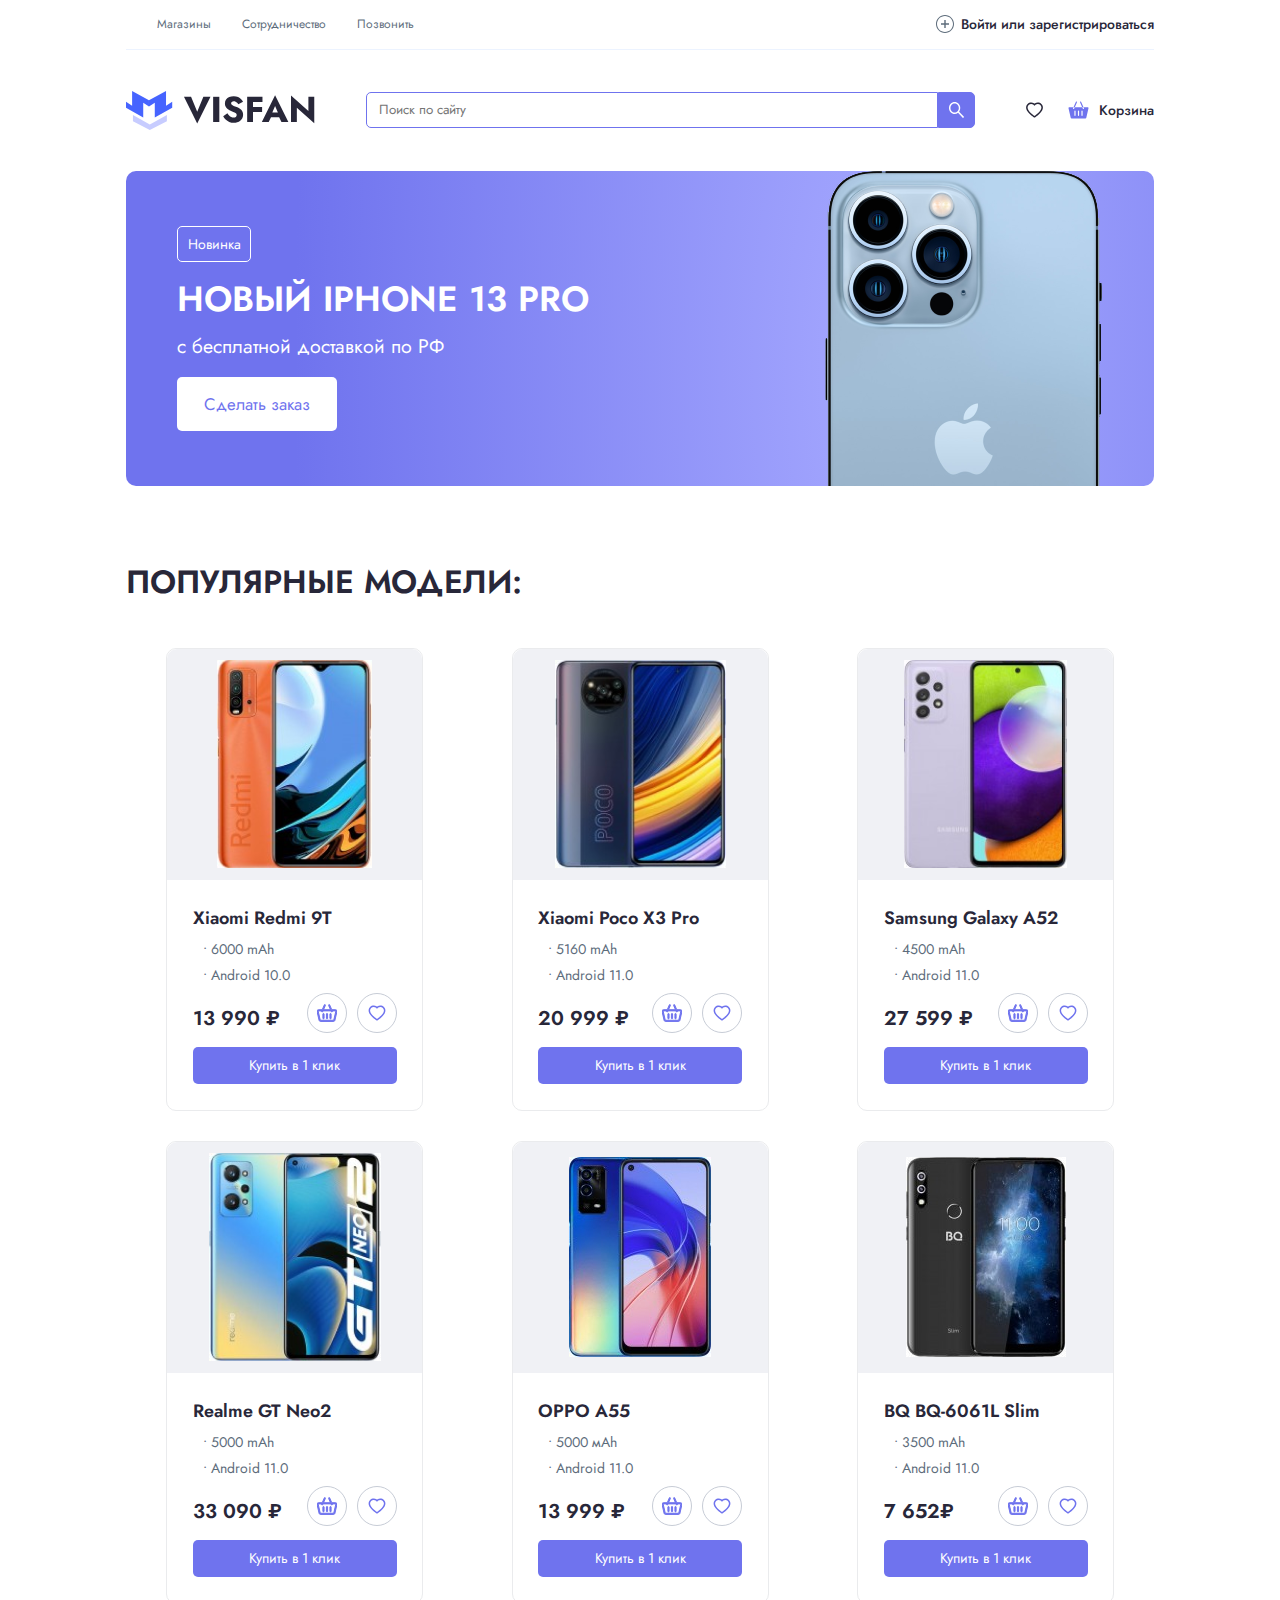
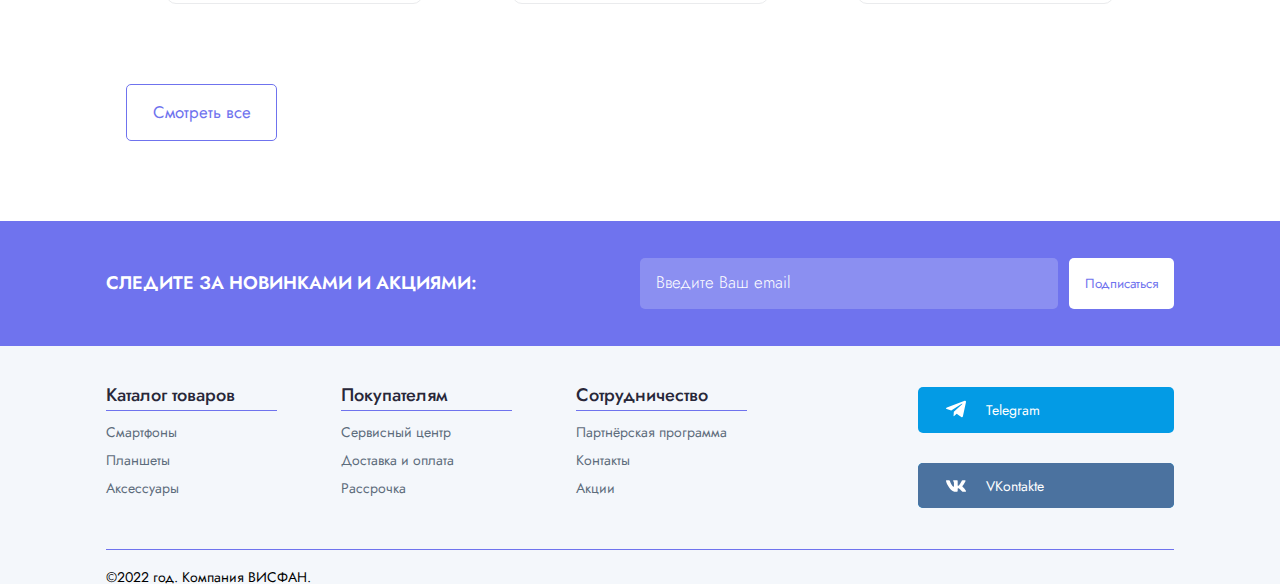
<file: index.html>
<!DOCTYPE html>
<html lang="ru">

<head>
	<title>ВИСФАН интернет-магазин</title>
	<!-- Подключение CSS -->
	<link rel="stylesheet" href="css/style.css">

	<!-- Кодировка -->
	<meta charset="UTF-8">

	<!-- Адаптивность -->
	<meta name="viewport" content="width=device-width, initial-scale=1.0">

	<!-- Теги для SEO -->
	<meta name="description" content="Сайт продажи мобильных устройств">
	<meta name="Keywords"
		content="купить, телефон, смартфон, планшет, мобильное устройство, доставка, мобильная техника">

</head>

<body>
	<!-- Начало тега header (Шапки сайта) -->
	<header class="header">

		<div class="header__head head-header">
			<nav class="head-header__menu">
				<ul class="head-header__links">
					<li class="head-header__item">
						<a href="#" class="head-header__link">Магазины</a>
					</li>
					<li class="head-header__item">
						<a href="#" class="head-header__link">Сотрудничество</a>
					</li>
					<li class="head-header__item">
						<a href="#" class="head-header__link">Позвонить</a>
					</li>
				</ul>
			</nav>
			<div class="head-header__profile profile">
				<a href="#popup" class="profile__link popup-link">
					<div class="profile__icon">
						<img src="img/login.svg" alt="Вход">
					</div>
					<div class="profile__title">Войти или зарегистрироваться</div>
				</a>
			</div>
		</div>

		<div class="header__body body-header">
			<a href="#" class="body-header__logo">
				<img src="img/logo.svg" alt="Логотип">
			</a>
			<div class="search">
				<form action="#" class="body-header__form">
					<input type="text" placeholder="Поиск по сайту" class="search__input">
				</form>
				<button type="submit" class="search__button">
					<img src="img/search.svg" alt="Поиск">
				</button>
			</div>
			<ul class="body-header__list">
				<li class="header-list__item">
					<a href="#" class="header-list__link">
						<img src="img/like.svg" alt="Избранное">
					</a>
				</li>
				<li class="header-list__item">
					<a href="#" class="header-list__link">
						<img src="img/basket.svg" alt="Корзина">
						<p class="header-list__title header-list__title-basket">Корзина</p>
					</a>
				</li>
			</ul>
		</div>
		<div class="header__space space">
			<div class="space__content space-content">
				<a href="#" class="space-content__new">Новинка</a>
				<p class="space-content__title">Новый iphone 13 pro</p>
				<p class="space-content__text">с бесплатной доставкой по РФ</p>
				<div class="space-content__but">
					<button class="but">Сделать заказ</button>
				</div>
			</div>
			<a href="#" class="space__link">
				<div class="space__img">
					<img src="img/banner.png" alt="Баннер">
				</div>
			</a>
		</div>

	</header>
	<!-- Окончание тега header -->

	<!-- Начало тега main (Основного кода страницы)-->
	<main class="main">

		<h2 class="main__title">Популярные модели:</h2>
		<section class="main__column">
			<aside class="main__item item-main">
				<a href="#" class="item-main__link">
					<div class="item-main__img">
						<img src="img/redmi9t.png" alt="Модель">
					</div>
				</a>
				<div class="item-main__body item-body">
					<h3 class="item-body__title">Xiaomi Redmi 9T</h3>
					<ul class="item-body__list">
						<li class="item-body__element">• 6000 mAh</li>
						<li class="item-body__element">• Android 10.0</li>
					</ul>

					<div class="item-body__action action">
						<p class="action__price">13 990 ₽</p>
						<div class="action__buttons">
							<button class="action__button">
								<img src="img/basket_2.svg" alt="Корзина">
							</button>
							<button class="action__button">
								<img src="img/like_2.svg" alt="Избранные">
							</button>
						</div>
					</div>
					<a href="#" class="item-body__button">Купить в 1 клик</a>
				</div>
			</aside>
			<aside class="main__item item-main">
				<a href="#" class="item-main__link">
					<div class="item-main__img">
						<img src="img/pocox3pro.png" alt="Модель">
					</div>
				</a>
				<div class="item-main__body item-body">
					<h3 class="item-body__title">Xiaomi Poco X3 Pro</h3>
					<ul class="item-body__list">
						<li class="item-body__element">• 5160 mAh</li>
						<li class="item-body__element">• Android 11.0</li>
					</ul>

					<div class="item-body__action action">
						<p class="action__price">20 999 ₽</p>
						<div class="action__buttons">
							<button class="action__button">
								<img src="img/basket_2.svg" alt="Корзина">
							</button>
							<button class="action__button">
								<img src="img/like_2.svg" alt="Избранные">
							</button>
						</div>
					</div>
					<a href="#" class="item-body__button">Купить в 1 клик</a>
				</div>
			</aside>
			<aside class="main__item item-main">
				<a href="#" class="item-main__link">
					<div class="item-main__img">
						<img src="img/samsunga12.png" alt="Модель">
					</div>
				</a>
				<div class="item-main__body item-body">
					<h3 class="item-body__title">Samsung Galaxy A52</h3>
					<ul class="item-body__list">
						<li class="item-body__element">• 4500 mAh</li>
						<li class="item-body__element">• Android 11.0</li>
					</ul>

					<div class="item-body__action action">
						<p class="action__price">27 599 ₽</p>
						<div class="action__buttons">
							<button class="action__button">
								<img src="img/basket_2.svg" alt="Корзина">
							</button>
							<button class="action__button">
								<img src="img/like_2.svg" alt="Избранные">
							</button>
						</div>
					</div>
					<a href="#" class="item-body__button">Купить в 1 клик</a>
				</div>

			</aside>
			<aside class="main__item item-main">
				<a href="#" class="item-main__link">
					<div class="item-main__img">
						<img src="img/RealmeNeo2.png" alt="Модель">
					</div>
				</a>
				<div class="item-main__body item-body">
					<h3 class="item-body__title">Realme GT Neo2</h3>
					<ul class="item-body__list">
						<li class="item-body__element">• 5000 mAh</li>
						<li class="item-body__element">• Android 11.0</li>
					</ul>

					<div class="item-body__action action">
						<p class="action__price">33 090 ₽</p>
						<div class="action__buttons">
							<button class="action__button">
								<img src="img/basket_2.svg" alt="Корзина">
							</button>
							<button class="action__button">
								<img src="img/like_2.svg" alt="Избранные">
							</button>
						</div>
					</div>
					<a href="#" class="item-body__button">Купить в 1 клик</a>
				</div>

			</aside>
			<aside class="main__item item-main">
				<a href="#" class="item-main__link">
					<div class="item-main__img">
						<img src="img/oppo.jpg" alt="Модель">
					</div>
				</a>
				<div class="item-main__body item-body">
					<h3 class="item-body__title">OPPO A55</h3>
					<ul class="item-body__list">
						<li class="item-body__element">• 5000 мАh</li>
						<li class="item-body__element">• Android 11.0</li>
					</ul>

					<div class="item-body__action action">
						<p class="action__price">13 999 ₽</p>
						<div class="action__buttons">
							<button class="action__button">
								<img src="img/basket_2.svg" alt="Корзина">
							</button>
							<button class="action__button">
								<img src="img/like_2.svg" alt="Избранные">
							</button>
						</div>
					</div>
					<a href="#" class="item-body__button">Купить в 1 клик</a>
				</div>

			</aside>
			<aside class="main__item item-main">
				<a href="#" class="item-main__link">
					<div class="item-main__img">
						<img src="img/bq.jpg" alt="Модель">
					</div>
				</a>
				<div class="item-main__body item-body">
					<h3 class="item-body__title">BQ BQ-6061L Slim</h3>
					<ul class="item-body__list">
						<li class="item-body__element">• 3500 mAh</li>
						<li class="item-body__element">• Android 11.0</li>
					</ul>

					<div class="item-body__action action">
						<p class="action__price">7 652₽</p>
						<div class="action__buttons">
							<button class="action__button">
								<img src="img/basket_2.svg" alt="Корзина">
							</button>
							<button class="action__button">
								<img src="img/like_2.svg" alt="Избранные">
							</button>
						</div>
					</div>
					<a href="#" class="item-body__button">Купить в 1 клик</a>
				</div>

			</aside>
		</section>
		<div class="main__but">
			<button class="but">Смотреть все</button>
		</div>

	</main>
	<!-- Окончание тега main -->

	<!-- Начало тега section-->
	<section class="section">
		<aside class="section__aside aside">
			<p class="aside__text">Следите за новинками и акциями:</p>
			<div class="aside__spam spam">
				<input class="spam__input" type="text" placeholder="Введите Ваш email">
				<button class="spam__button" type="submit">Подписаться</button>
			</div>
		</aside>

	</section>
	<!-- Окончание тега section -->

	<!-- Начало тега footer (Подвала сайта) -->
	<footer class="footer">

		<div class="footer__body body-footer">
			<div data-spollers="992,max" data-one-spoller class="body-footer__columns">
				<div class="body-footer__column">
					<h4 tabindex="-1" data-spoller class="footer-column__title">Каталог товаров</h4>
					<ul class="footer-column__list">
						<a href="#" class="footer-column__link">
							<li class="footer-column__item">Смартфоны</li>
						</a>
						<a href="#" class="footer-column__link">
							<li class="footer-column__item">Планшеты</li>
						</a>
						<a href="#" class="footer-column__link">
							<li class="footer-column__item">Аксессуары</li>
						</a>
					</ul>
				</div>
				<div class="body-footer__column">
					<h4 data-spoller class="footer-column__title">Покупателям</h4>
					<ul class="footer-column__list">
						<a href="#" class="footer-column__link">
							<li class="footer-column__item">Сервисный центр</li>
						</a>
						<a href="#" class="footer-column__link">
							<li class="footer-column__item">Доставка и оплата</li>
						</a>
						<a href="#" class="footer-column__link">
							<li class="footer-column__item">Рассрочка</li>
						</a>
					</ul>
				</div>
				<div class="body-footer__column">
					<h4 data-spoller class="footer-column__title">Сотрудничество</h4>
					<ul data-spoller class="footer-column__list">
						<a href="#" class="footer-column__link">
							<li class="footer-column__item">Партнёрская программа</li>
						</a>
						<a href="#" class="footer-column__link">
							<li class="footer-column__item">Контакты</li>
						</a>
						<a href="#" class="footer-column__link">
							<li class="footer-column__item">Акции</li>
						</a>
					</ul>
				</div>

			</div>
			<div class="body-footer__buttons">
				<div class="body-footer__button footer-button">
					<a href="#" class="footer-button__link">
						<div class="footer-button__icon">
							<img src="img/tg.svg" alt="Телеграм">
						</div>
						<p class="footer-button__message">Telegram</p>
					</a>
				</div>
				<div class="body-footer__button footer-button">
					<a href="#" class="footer-button__link footer-button__link-vk">
						<div class="footer-button__icon">
							<img src="img/vkon.svg" alt="ВК">
						</div>
						<p class="footer-button__message">VKontakte</p>
					</a>
				</div>
			</div>
		</div>
		<div class="footer__foot">©2022 год. Компания ВИСФАН.</div>

	</footer>
	<!-- Окончание тега footer -->

	<!-- Начало popup (Окно при нажатии на кнопку "зарегистрироваться или войти") -->
	<div id="popup" class="popup">
		<div class="popup__body">
			<div class="popup__content">
				<a href="#" class="popup__close close-popup">
					<img src="img/Krestik.svg" alt="X">
				</a>
				<h3 class="popup__title">Вход и регистрация</h3>
				<p class="popup__text">Введите ваш номер телефона и мы вышлем
					вам код подтверждения для регистрации </p>
				<input class="popup__input" type="text" placeholder="+7 900 000 00 00">
				<a href="Личный_кабинет.html" class="popup__button input__button-purple">Продолжить</a>
				<a href="#" class="popup__button input__button-white">Войти по логину и паролю</a>
				<p class="popup__continue">или продолжить через соцсети</p>
				<div class="popup__links links-popup">
					<a href="#" class="links-popup__link">
						<img src="img/FC.svg" alt="FB" class="links-popup__img">
					</a>
					<a href="#" class="links-popup__link">
						<img src="img/vkontakte.svg" alt="VK" class="links-popup__img">
					</a>
					<a href="#" class="links-popup__link">
						<img src="img/OK.svg" alt="OK" class="links-popup__img">
					</a>
				</div>

			</div>
		</div>

	</div>
	<!-- Окончание тега popup -->

	<script src="js/popups.js"></script>


</body>

</html>
</file>
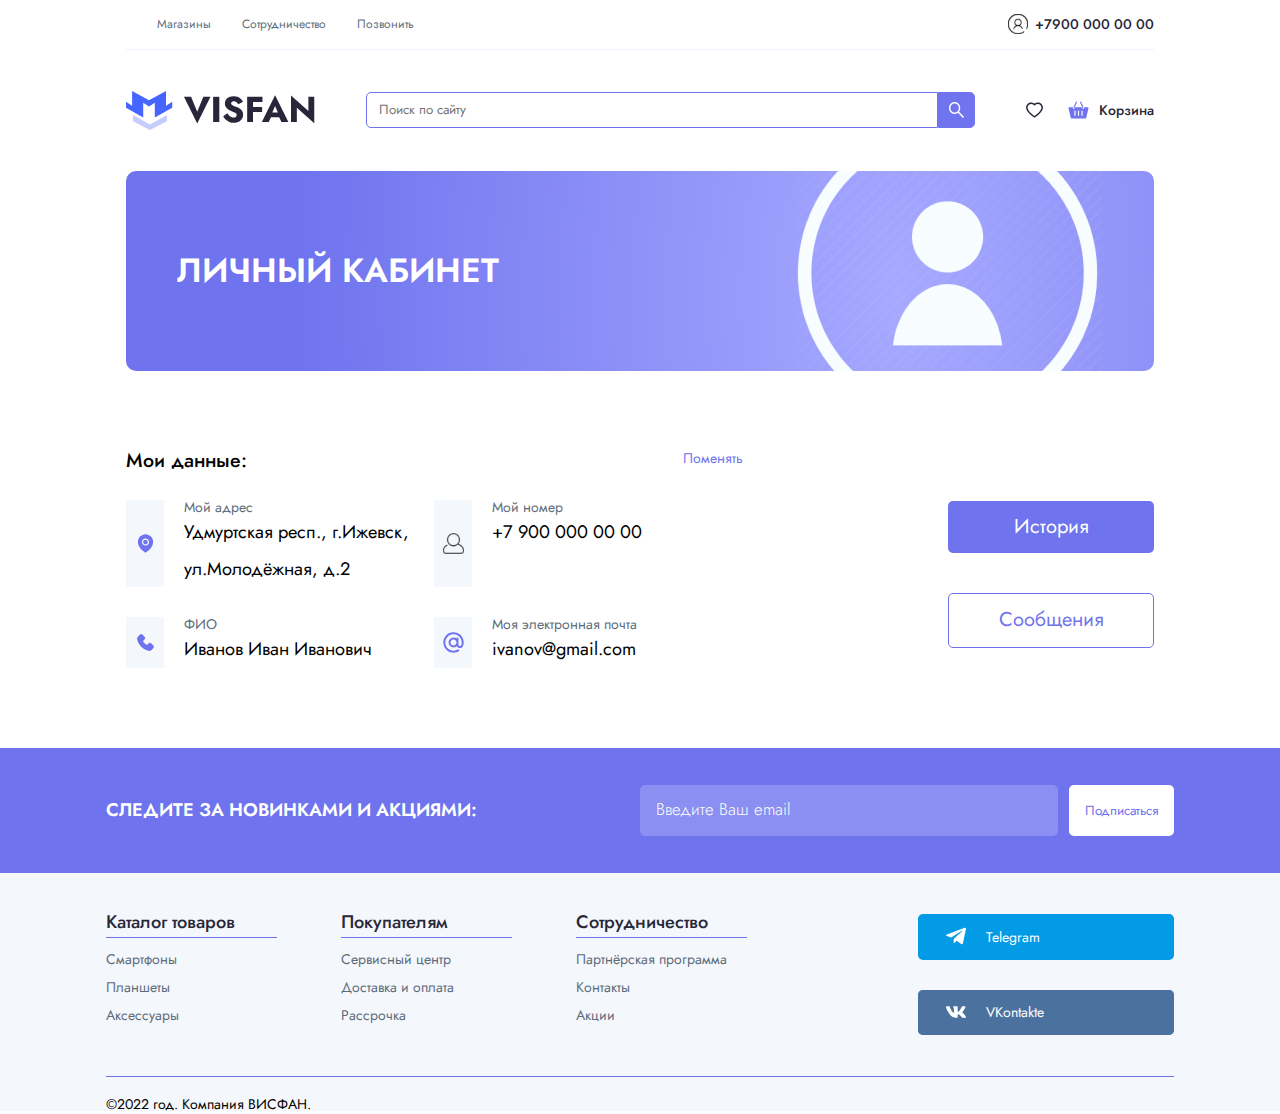
<file: Личный_кабинет.html>
<!DOCTYPE html>
<html lang="ru">

<head>
	<title>Личный кабинет ВИСФАН</title>
	<!-- Подключение CSS -->
	<link rel="stylesheet" href="css/style.css">

	<!-- Кодировка -->
	<meta charset="UTF-8">

	<!-- Адаптивность -->
	<meta name="viewport" content="width=device-width, initial-scale=1.0">

	<!-- Теги для SEO -->
	<meta name="description" content="Сайт продажи мобильных устройств">
	<meta name="Keywords"
		content="личный кабинет, данные, ввод данных, купить, телефон, смартфон, планшет, мобильное устройство, доставка, мобильная техника">

</head>

<body>
	<!-- Начало тега header (Шапки сайта) -->
	<header class="header">
		<div class="header__head head-header">
			<nav class="head-header__menu">
				<ul class="head-header__links">
					<li class="head-header__item">
						<a href="#" class="head-header__link">Магазины</a>
					</li>
					<li class="head-header__item">
						<a href="#" class="head-header__link">Сотрудничество</a>
					</li>
					<li class="head-header__item">
						<a href="#" class="head-header__link">Позвонить</a>
					</li>
				</ul>
			</nav>
			<div class="head-header__profile profile">
				<a href="#" class="profile__link">
					<div class="profile__icon">
						<img src="img/ava.svg" alt="Вход">
					</div>
					<div class="profile__title">+7900 000 00 00</div>
				</a>
			</div>

		</div>

		<div class="header__body body-header">
			<a href="#" class="body-header__logo">
				<img src="img/logo.svg" alt="Логотип">
			</a>
			<div class="search">
				<form action="#" class="body-header__form">
					<input type="text" placeholder="Поиск по сайту" class="search__input">
				</form>
				<button type="submit" class="search__button">
					<img src="img/search.svg" alt="Поиск">
				</button>
			</div>
			<ul class="body-header__list">
				<li class="header-list__item">
					<a href="#" class="header-list__link">
						<img src="img/like.svg" alt="Избранное">
					</a>
				</li>
				<li class="header-list__item">
					<a href="#" class="header-list__link">
						<img src="img/basket.svg" alt="Корзина">
						<p class="header-list__title">Корзина</p>
					</a>
				</li>
			</ul>
		</div>

		<div class="header__space space">
			<div class="space__content">
				<h2 class="space__title">Личный кабинет</h2>
			</div>
			<div class="space__img">
				<img src="img/profile.png" alt="Баннер">
			</div>
		</div>


	</header>
	<!-- Окончание тега header -->

	<!-- Начало тега main2 (Основного кода страницы)-->
	<main class="main2">

		<div class="main2__data data-main2">

			<div class="data-main2__title">
				<h3 class="data-main2__h3">Мои данные:</h3>
				<a href="#" class="data-main2__link">Поменять</a>
			</div>
			<div class="data-main2__columns">
				<div class="data-main2__column column">

					<div class="column__image"><img src="img/icon_1.svg" alt="Place"></div>
					<div class="column__body">
						<div class="column__title">Мой адрес</div>
						<div class="column__text">Удмуртская респ.,
							г.Ижевск, ул.Молодёжная, д.2</div>
					</div>

				</div>
				<div class="data-main2__column column">

					<div class="column__image"><img src="img/icon_2.svg" alt="Номер"></div>
					<div class="column__body">
						<div class="column__title">Мой номер</div>
						<div class="column__text">+7 900 000 00 00</div>
					</div>

				</div>
				<div class="data-main2__column column">

					<div class="column__image"><img src="img/icon_3.svg" alt="ФИО"></div>
					<div class="column__body">
						<div class="column__title">ФИО</div>
						<div class="column__text">Иванов Иван Иванович</div>
					</div>

				</div>
				<div class="data-main2__column column">

					<div class="column__image"><img src="img/icon_4.svg" alt="Email"></div>
					<div class="column__body">
						<div class="column__title">Моя электронная почта</div>
						<div class="column__text">ivanov@gmail.com</div>
					</div>

				</div>

			</div>

		</div>
		<div class="main2__buttons">
			<div class="buttons">
				<a href="#" class="buttons__button buttons__button-purple">История</a>
				<a href="#" class="buttons__button buttons__button-white">Сообщения</a>
			</div>
		</div>

	</main>
	<!-- Окончание тега main2 -->

	<!-- Начало тега section-->
	<section class="section">
		<aside class="section__aside aside">
			<p class="aside__text">Следите за новинками и акциями:</p>
			<div class="aside__spam spam">
				<input class="spam__input" type="text" placeholder="Введите Ваш email">
				<button class="spam__button" type="submit">Подписаться</button>
			</div>
		</aside>

	</section>
	<!-- Окончание тега section -->

	<!-- Начало тега footer (Подвала сайта) -->
	<footer class="footer">

		<div class="footer__body body-footer">
			<div data-spollers="992,max" data-one-spoller class="body-footer__columns">
				<div class="body-footer__column">
					<h4 tabindex="-1" data-spoller class="footer-column__title">Каталог товаров</h4>
					<ul class="footer-column__list">
						<a href="#" class="footer-column__link">
							<li class="footer-column__item">Смартфоны</li>
						</a>
						<a href="#" class="footer-column__link">
							<li class="footer-column__item">Планшеты</li>
						</a>
						<a href="#" class="footer-column__link">
							<li class="footer-column__item">Аксессуары</li>
						</a>
					</ul>
				</div>
				<div class="body-footer__column">
					<h4 data-spoller class="footer-column__title">Покупателям</h4>
					<ul class="footer-column__list">
						<a href="#" class="footer-column__link">
							<li class="footer-column__item">Сервисный центр</li>
						</a>
						<a href="#" class="footer-column__link">
							<li class="footer-column__item">Доставка и оплата</li>
						</a>
						<a href="#" class="footer-column__link">
							<li class="footer-column__item">Рассрочка</li>
						</a>
					</ul>
				</div>
				<div class="body-footer__column">
					<h4 data-spoller class="footer-column__title">Сотрудничество</h4>
					<ul data-spoller class="footer-column__list">
						<a href="#" class="footer-column__link">
							<li class="footer-column__item">Партнёрская программа</li>
						</a>
						<a href="#" class="footer-column__link">
							<li class="footer-column__item">Контакты</li>
						</a>
						<a href="#" class="footer-column__link">
							<li class="footer-column__item">Акции</li>
						</a>
					</ul>
				</div>

			</div>
			<div class="body-footer__buttons">
				<div class="body-footer__button footer-button">
					<a href="#" class="footer-button__link">
						<div class="footer-button__icon">
							<img src="img/tg.svg" alt="Телеграм">
						</div>
						<p class="footer-button__message">Telegram</p>
					</a>
				</div>
				<div class="body-footer__button footer-button">
					<a href="#" class="footer-button__link footer-button__link-vk">
						<div class="footer-button__icon">
							<img src="img/vkon.svg" alt="ВК">
						</div>
						<p class="footer-button__message">VKontakte</p>
					</a>
				</div>
			</div>
		</div>
		<div class="footer__foot">©2022 год. Компания ВИСФАН.</div>

	</footer>
	<!-- Окончание тега footer -->

</body>

</html>
</file>
<file: css/style.css>
@charset "UTF-8";
/*Обнуление*/
@import url(https://fonts.googleapis.com/css?family=Jost:regular,500,600,700&display=swap);
* {
  padding: 0;
  margin: 0;
  border: 0;
}

*,
*:before,
*:after {
  -webkit-box-sizing: border-box;
  box-sizing: border-box;
}

:focus,
:active {
  outline: none;
}

a:focus,
a:active {
  outline: none;
}

nav,
footer,
header,
aside {
  display: block;
}

html,
body {
  height: 100%;
  width: 100%;
  font-size: 100%;
  line-height: 1;
  font-size: 14px;
  -ms-text-size-adjust: 100%;
  -moz-text-size-adjust: 100%;
  -webkit-text-size-adjust: 100%;
}

input,
button,
textarea {
  font-family: inherit;
}

input::-ms-clear {
  display: none;
}

button {
  cursor: pointer;
}

button::-moz-focus-inner {
  padding: 0;
  border: 0;
}

a,
a:visited {
  text-decoration: none;
}

a:hover {
  text-decoration: none;
}

ul li {
  list-style: none;
}

img {
  vertical-align: top;
}

h1,
h2,
h3,
h4,
h5,
h6 {
  font-size: inherit;
  font-weight: 400;
}

/*--------------------*/
/*Подключение шрифта*/
body {
  font-family: "Jost";
}

body.lock {
  overflow: hidden;
}

[class*="__container"] {
  max-width: 1068px;
  margin: 0 auto;
  padding: 0 20px;
}

/* ПК */
@media (max-width: 1087px) {
  [class*="__container"] {
    max-width: 970px;
  }
}

/* Планшет */
@media (max-width: 992px) {
  [class*="__container"] {
    max-width: 750px;
  }
}

.header {
  max-width: 1068px;
  margin: 0 auto;
  padding: 0 20px;
  -webkit-box-align: center;
      -ms-flex-align: center;
          align-items: center;
}

.head-header {
  display: -webkit-box;
  display: -ms-flexbox;
  display: flex;
  -webkit-box-pack: justify;
      -ms-flex-pack: justify;
          justify-content: space-between;
  border-bottom: 1px solid #ecf3ff;
  -webkit-box-align: center;
      -ms-flex-align: center;
          align-items: center;
  padding: 1% 0;
}

.head-header__menu {
  display: -webkit-box;
  display: -ms-flexbox;
  display: flex;
  padding: 0 0 0 3%;
}

.head-header__links {
  display: -webkit-box;
  display: -ms-flexbox;
  display: flex;
  gap: 16%;
}

.head-header__link {
  font-size: 0.86rem;
  line-height: 1.7;
  color: #5d6c7b;
}

.profile__link {
  display: -webkit-box;
  display: -ms-flexbox;
  display: flex;
  -webkit-box-align: center;
      -ms-flex-align: center;
          align-items: center;
}

.profile__icon img {
  max-width: 100%;
}

.profile__title {
  display: -webkit-box;
  display: -ms-flexbox;
  display: flex;
  font-weight: 500;
  font-size: 1rem;
  line-height: 2;
  color: #282739;
  padding: 0 0 0 7px;
}

.body-header {
  display: -webkit-box;
  display: -ms-flexbox;
  display: flex;
  -webkit-box-align: center;
      -ms-flex-align: center;
          align-items: center;
  -webkit-box-pack: justify;
      -ms-flex-pack: justify;
          justify-content: space-between;
  gap: 5%;
  padding: 4% 0;
}

.body-header__logo {
  display: -webkit-box;
  display: -ms-flexbox;
  display: flex;
  -webkit-box-flex: 1;
      -ms-flex: 1 1 15%;
          flex: 1 1 15%;
}

.body-header__form {
  display: -webkit-box;
  display: -ms-flexbox;
  display: flex;
  width: 100%;
  border: 1.5px solid #6f73ee;
  -webkit-box-sizing: border-box;
          box-sizing: border-box;
  border-radius: 5px 0 0 5px;
}

.body-header__list {
  display: -webkit-box;
  display: -ms-flexbox;
  display: flex;
  -webkit-box-flex: 0;
      -ms-flex: 0 0 10%;
          flex: 0 0 10%;
  gap: 25px;
}

.search {
  display: -webkit-box;
  display: -ms-flexbox;
  display: flex;
  -webkit-box-flex: 1;
      -ms-flex: 1 1 60%;
          flex: 1 1 60%;
}

.search__input {
  margin: 0 0 0 12px;
  display: -webkit-box;
  display: -ms-flexbox;
  display: flex;
  -webkit-box-flex: 1;
      -ms-flex: 1 1 auto;
          flex: 1 1 auto;
  max-height: 100%;
  line-height: 2;
  color: #5d6c7b;
}

.search__button {
  display: -webkit-box;
  display: -ms-flexbox;
  display: flex;
  padding: 9px;
  background: #6f73ee;
  border: 1.5px solid #6f73ee;
  -webkit-box-sizing: border-box;
          box-sizing: border-box;
  border-radius: 0px 5px 5px 0px;
}

.header-list__item {
  display: -webkit-box;
  display: -ms-flexbox;
  display: flex;
  -webkit-box-align: center;
      -ms-flex-align: center;
          align-items: center;
}

.header-list__link {
  display: -webkit-box;
  display: -ms-flexbox;
  display: flex;
  font-weight: 500;
  font-size: 1rem;
  line-height: 2;
  color: #282739;
}

.header-list__title {
  display: -webkit-box;
  display: -ms-flexbox;
  display: flex;
  padding: 0 0 0 10px;
}

@media (max-width: 992px) {
  .header-list__title-basket {
    display: none;
  }
}

.space {
  display: -webkit-box;
  display: -ms-flexbox;
  display: flex;
  -webkit-box-pack: justify;
      -ms-flex-pack: justify;
          justify-content: space-between;
  -webkit-box-align: center;
      -ms-flex-align: center;
          align-items: center;
  background: radial-gradient(58.73% 541.94% at 75.14% 62.23%, #a6a9ff 0%, #6f73ee 100%);
  -webkit-box-sizing: border-box;
          box-sizing: border-box;
  border-radius: 10px;
  padding: 0 5%;
  gap: 3%;
}

.space__content {
  display: -webkit-box;
  display: -ms-flexbox;
  display: flex;
}

.space__title {
  display: -webkit-box;
  display: -ms-flexbox;
  display: flex;
  font-weight: 600;
  font-size: 2.4rem;
  line-height: 5;
  text-transform: uppercase;
  color: #ffffff;
}

.space__img {
  display: -webkit-box;
  display: -ms-flexbox;
  display: flex;
}

.space__img img {
  max-width: 100%;
}

.space-content {
  display: -webkit-box;
  display: -ms-flexbox;
  display: flex;
  -webkit-box-orient: vertical;
  -webkit-box-direction: normal;
      -ms-flex-direction: column;
          flex-direction: column;
  gap: 20px;
}

.space-content__new {
  display: -webkit-inline-box;
  display: -ms-inline-flexbox;
  display: inline-flex;
  max-width: 74px;
  padding: 10px;
  border: 1px solid #ffffff;
  -webkit-box-sizing: border-box;
          box-sizing: border-box;
  border-radius: 5px;
  color: #ffffff;
}

.space-content__title {
  font-weight: 600;
  font-size: 2.5rem;
  text-transform: uppercase;
  color: #ffffff;
}

@media (max-width: 992px) {
  .space-content__title {
    font-size: 2rem;
  }
}

.space-content__text {
  font-size: 1.4rem;
  color: #ffffff;
}

@media (max-width: 992px) {
  .space-content__text {
    font-size: 1.2rem;
  }
}

.space-content__but {
  display: -webkit-inline-box;
  display: -ms-inline-flexbox;
  display: inline-flex;
  max-width: 160px;
  padding: 15px 25px;
  -webkit-box-pack: center;
      -ms-flex-pack: center;
          justify-content: center;
  background: #ffffff;
  border-radius: 5px;
  font-size: 1.1rem;
  color: #6f73ee;
}

.main {
  max-width: 1068px;
  padding: 0 20px;
  margin: 80px auto;
}

.main__title {
  font-weight: 600;
  font-size: 2.3rem;
  text-transform: uppercase;
  color: #282739;
}

.main__column {
  display: -webkit-box;
  display: -ms-flexbox;
  display: flex;
  -webkit-box-flex: 1;
      -ms-flex: 1 1 25%;
          flex: 1 1 25%;
  -webkit-box-pack: justify;
      -ms-flex-pack: justify;
          justify-content: space-between;
  -webkit-box-align: center;
      -ms-flex-align: center;
          align-items: center;
  -ms-flex-wrap: wrap;
      flex-wrap: wrap;
  margin: 50px 0 0 0;
  gap: 30px;
  padding: 0 40px;
}

.main__but {
  display: -webkit-inline-box;
  display: -ms-inline-flexbox;
  display: inline-flex;
  padding: 1.5% 2.5%;
  border: 1.3px solid #6f73ee;
  border-radius: 5px;
  margin: 80px 0 0 0;
}

.but {
  text-align: center;
  background-color: #fff;
  font-size: 1.2rem;
  color: #6f73ee;
}

.item-main {
  display: -webkit-box;
  display: -ms-flexbox;
  display: flex;
  -webkit-box-orient: vertical;
  -webkit-box-direction: normal;
      -ms-flex-direction: column;
          flex-direction: column;
  border: 1px solid #eaebed;
  -webkit-box-sizing: border-box;
          box-sizing: border-box;
  border-radius: 10px;
  max-width: 100%;
}

.item-main__img {
  display: -webkit-box;
  display: -ms-flexbox;
  display: flex;
  max-height: 231px;
  background: #f0f1f5;
  border-radius: 10px 10px 0px 0px;
  -webkit-box-pack: center;
      -ms-flex-pack: center;
          justify-content: center;
  -webkit-box-align: center;
      -ms-flex-align: center;
          align-items: center;
  padding: 6% 0;
  max-width: 100%;
}

.item-main__body {
  padding: 10%;
  min-width: 255px;
  min-height: 206px;
}

.item-body {
  display: -webkit-box;
  display: -ms-flexbox;
  display: flex;
  -webkit-box-orient: vertical;
  -webkit-box-direction: normal;
      -ms-flex-direction: column;
          flex-direction: column;
  -webkit-box-pack: justify;
      -ms-flex-pack: justify;
          justify-content: space-between;
}

.item-body__title {
  font-weight: 600;
  font-size: 18px;
  line-height: 26px;
  color: #282739;
}

.item-body__list {
  line-height: 16px;
  margin: 10px 0 0 5%;
  color: #5d6c7b;
}

.item-body__element {
  padding: 0 0 10px 0;
}

.item-body__button {
  display: -webkit-box;
  display: -ms-flexbox;
  display: flex;
  -webkit-box-pack: center;
      -ms-flex-pack: center;
          justify-content: center;
  padding: 10px 20px;
  background: #6f73ee;
  border-radius: 5px;
  line-height: 17px;
  text-align: center;
  color: #ffffff;
  margin: 1rem 0 0 0;
}

.action {
  display: -webkit-box;
  display: -ms-flexbox;
  display: flex;
  -webkit-box-align: end;
      -ms-flex-align: end;
          align-items: flex-end;
  -webkit-box-pack: justify;
      -ms-flex-pack: justify;
          justify-content: space-between;
}

.action__price {
  display: -webkit-box;
  display: -ms-flexbox;
  display: flex;
  font-weight: 600;
  font-size: 20px;
  line-height: 29px;
  color: #282739;
}

.action__buttons {
  display: -webkit-box;
  display: -ms-flexbox;
  display: flex;
  gap: 10px;
}

.action__button {
  display: -webkit-box;
  display: -ms-flexbox;
  display: flex;
  background-color: white;
  width: 40px;
  height: 40px;
  -webkit-box-sizing: border-box;
          box-sizing: border-box;
  border-radius: 50%;
  border: 1.6px solid #c7ccd6;
  -webkit-box-pack: center;
      -ms-flex-pack: center;
          justify-content: center;
  -webkit-box-align: center;
      -ms-flex-align: center;
          align-items: center;
}

.action__button img {
  height: 20px;
  width: 20px;
  background-color: white;
}

.section {
  background: #6f73ee;
  padding: 0 20px;
}

.aside {
  max-width: 1068px;
  margin: 0 auto;
  padding: 3% 0;
  display: -webkit-box;
  display: -ms-flexbox;
  display: flex;
  -webkit-box-pack: justify;
      -ms-flex-pack: justify;
          justify-content: space-between;
  -webkit-box-align: center;
      -ms-flex-align: center;
          align-items: center;
  gap: 10%;
}

.aside__text {
  display: -webkit-box;
  display: -ms-flexbox;
  display: flex;
  -webkit-box-flex: 0;
      -ms-flex: 0 0 40%;
          flex: 0 0 40%;
  font-size: 1.3rem;
  font-weight: 600;
  line-height: 1.8;
  text-transform: uppercase;
  color: #ffffff;
}

@media (max-width: 992px) {
  .aside__text {
    font-size: 1rem;
  }
}

.aside__spam {
  display: -webkit-box;
  display: -ms-flexbox;
  display: flex;
  -webkit-box-flex: 0;
      -ms-flex: 0 0 50%;
          flex: 0 0 50%;
  -webkit-box-align: end;
      -ms-flex-align: end;
          align-items: flex-end;
  text-align: right;
}

.spam {
  gap: 2%;
}

.spam__input {
  display: -webkit-box;
  display: -ms-flexbox;
  display: flex;
  max-width: 100%;
  -webkit-box-flex: 1;
      -ms-flex: 1 1 auto;
          flex: 1 1 auto;
  background: rgba(255, 255, 255, 0.2);
  border-radius: 5px;
  padding: 3% 0 3% 3%;
  color: white;
}

.spam__input::-webkit-input-placeholder {
  color: white;
  font-size: 1.2rem;
  font-weight: 300;
}

.spam__input:-ms-input-placeholder {
  color: white;
  font-size: 1.2rem;
  font-weight: 300;
}

.spam__input::-ms-input-placeholder {
  color: white;
  font-size: 1.2rem;
  font-weight: 300;
}

.spam__input::placeholder {
  color: white;
  font-size: 1.2rem;
  font-weight: 300;
}

@media (max-width: 992px) {
  .spam__input::-webkit-input-placeholder {
    font-size: 1rem;
  }
  .spam__input:-ms-input-placeholder {
    font-size: 1rem;
  }
  .spam__input::-ms-input-placeholder {
    font-size: 1rem;
  }
  .spam__input::placeholder {
    font-size: 1rem;
  }
}

.spam__button {
  max-width: 100%;
  color: #6f73ee;
  background: #ffffff;
  border-radius: 5px;
  padding: 3%;
}

.footer {
  background: #f4f7fb;
  padding: 0 20px;
}

.footer__body {
  max-width: 1068px;
  margin: 0 auto;
  padding: 40px 0;
  gap: 16%;
}

@media (max-width: 992px) {
  .footer__body {
    gap: 10%;
  }
}

.footer__foot {
  max-width: 1068px;
  margin: 20px auto;
}

.body-footer {
  display: -webkit-box;
  display: -ms-flexbox;
  display: flex;
  -webkit-box-pack: justify;
      -ms-flex-pack: justify;
          justify-content: space-between;
  border-bottom: #6f73ee 1px solid;
}

.body-footer__columns {
  display: -webkit-box;
  display: -ms-flexbox;
  display: flex;
  -webkit-box-flex: 0;
      -ms-flex: 0 0 60%;
          flex: 0 0 60%;
  -webkit-box-pack: justify;
      -ms-flex-pack: justify;
          justify-content: space-between;
  gap: 10%;
}

@media (max-width: 992px) {
  .body-footer__columns {
    -webkit-box-orient: vertical;
    -webkit-box-direction: normal;
        -ms-flex-direction: column;
            flex-direction: column;
  }
}

.body-footer__column {
  -webkit-box-flex: 1;
      -ms-flex: 1 1 33.3%;
          flex: 1 1 33.3%;
}

.body-footer__buttons {
  display: -webkit-box;
  display: -ms-flexbox;
  display: flex;
  -webkit-box-flex: 1;
      -ms-flex: 1 1 30%;
          flex: 1 1 30%;
  -webkit-box-orient: vertical;
  -webkit-box-direction: normal;
      -ms-flex-direction: column;
          flex-direction: column;
  -webkit-box-pack: center;
      -ms-flex-pack: center;
          justify-content: center;
  gap: 30px;
}

.body-footer__button {
  background: #039be5;
  border-radius: 5px;
}

.body-footer._init {
  cursor: pointer;
}

.footer-column {
  display: -webkit-box;
  display: -ms-flexbox;
  display: flex;
  -webkit-box-orient: vertical;
  -webkit-box-direction: normal;
      -ms-flex-direction: column;
          flex-direction: column;
}

.footer-column__title {
  font-weight: 500;
  font-size: 1.3rem;
  color: #282739;
  border-bottom: #6f73ee 1px solid;
  padding: 0 0 6px 0;
  position: relative;
}

.footer-column__list {
  margin: 14px 0 0 0;
  font-size: 1rem;
  color: #5d6c7b;
}

.footer-column__item {
  margin: 0px 0 14px 0;
  font-size: 1rem;
  color: #5d6c7b;
}

.footer-button {
  display: -webkit-box;
  display: -ms-flexbox;
  display: flex;
  -webkit-box-orient: vertical;
  -webkit-box-direction: normal;
      -ms-flex-direction: column;
          flex-direction: column;
  -webkit-box-pack: center;
      -ms-flex-pack: center;
          justify-content: center;
}

.footer-button__link {
  display: -webkit-box;
  display: -ms-flexbox;
  display: flex;
  padding: 5%;
}

.footer-button__icon {
  margin: 0 20px 0 16px;
}

.footer-button__message {
  line-height: 20px;
  color: #ffffff;
}

.footer-button__link-vk {
  background: #4b729f;
  border-radius: 5px;
}

/*Вход или регистрация при нажатии на кнопку*/
.popup {
  position: fixed;
  width: 100%;
  height: 100%;
  background-color: rgba(0, 0, 0, 0.8);
  top: 0;
  left: 0;
  opacity: 0;
  visibility: hidden;
  overflow-y: auto;
  overflow-x: hidden;
  -webkit-transition: all 0.8s ease 0s;
  transition: all 0.8s ease 0s;
}

.popup__body {
  min-height: 100%;
  display: -webkit-box;
  display: -ms-flexbox;
  display: flex;
  -webkit-box-align: center;
      -ms-flex-align: center;
          align-items: center;
  -webkit-box-pack: center;
      -ms-flex-pack: center;
          justify-content: center;
  padding: 30px 10px;
}

.popup__content {
  background-color: #fff;
  border-radius: 20px;
  color: black;
  max-width: 800px;
  padding: 50px 100px;
  position: relative;
  display: -webkit-box;
  display: -ms-flexbox;
  display: flex;
  -webkit-box-orient: vertical;
  -webkit-box-direction: normal;
      -ms-flex-direction: column;
          flex-direction: column;
  -webkit-box-pack: center;
      -ms-flex-pack: center;
          justify-content: center;
}

.popup__close {
  padding: 6px;
  position: absolute;
  right: 25px;
  top: 26px;
}

.popup__title {
  font-weight: 600;
  font-size: 32px;
  line-height: 120%;
  color: #363a45;
  margin: 0 0 20px 0;
}

.popup__text {
  font-size: 14px;
  line-height: 150%;
  max-width: 270px;
  text-align: center;
  margin: 0 auto;
}

.popup__input {
  margin: 30px 0 0 0;
  padding: 10px 15px;
  min-width: 100%;
  max-height: 40px;
  border: 1px solid #dadcdc;
  -webkit-box-sizing: border-box;
          box-sizing: border-box;
  border-radius: 10px;
}

.popup__button {
  padding: 12px 56px;
  border-radius: 10px;
  margin: 30px 0px 0 0;
  font-weight: 500;
  text-align: center;
  line-height: 1.2;
}

.popup__continue {
  margin: 30px 0 0 0;
  text-align: center;
}

.popup.open {
  opacity: 1;
  visibility: visible;
}

.input__button-purple {
  border: 1px solid #dadcdc;
  background: #6f73ee;
  color: #ffffff;
}

.input__button-white {
  background: #ffffff;
  border: 1px solid #6f73ee;
  color: #6f73ee;
}

.links-popup {
  margin: 30px 0 0 0;
  text-align: center;
}

.links-popup__link {
  display: -webkit-inline-box;
  display: -ms-inline-flexbox;
  display: inline-flex;
  width: 33px;
  height: 33px;
  background: #6f73ee;
  border-radius: 50%;
  text-align: center;
  -webkit-box-align: center;
      -ms-flex-align: center;
          align-items: center;
  -webkit-box-pack: center;
      -ms-flex-pack: center;
          justify-content: center;
}

/* Личный кабинет */
.main2 {
  max-width: 1068px;
  padding: 0 20px;
  margin: 80px auto;
  display: -webkit-box;
  display: -ms-flexbox;
  display: flex;
  -webkit-box-pack: justify;
      -ms-flex-pack: justify;
          justify-content: space-between;
  gap: 20%;
}

.main2__body {
  display: -webkit-box;
  display: -ms-flexbox;
  display: flex;
  -webkit-box-pack: justify;
      -ms-flex-pack: justify;
          justify-content: space-between;
  gap: 20%;
}

.main2__data {
  display: -webkit-box;
  display: -ms-flexbox;
  display: flex;
  -webkit-box-flex: 1;
      -ms-flex: 1 1 60%;
          flex: 1 1 60%;
}

.main2__buttons {
  display: -webkit-box;
  display: -ms-flexbox;
  display: flex;
  -webkit-box-flex: 0;
      -ms-flex: 0 0 20%;
          flex: 0 0 20%;
}

.data-main2 {
  display: -webkit-box;
  display: -ms-flexbox;
  display: flex;
  -webkit-box-orient: vertical;
  -webkit-box-direction: normal;
      -ms-flex-direction: column;
          flex-direction: column;
}

.data-main2__title {
  display: -webkit-box;
  display: -ms-flexbox;
  display: flex;
  -webkit-box-pack: justify;
      -ms-flex-pack: justify;
          justify-content: space-between;
}

.data-main2__h3 {
  font-weight: 500;
  font-size: 1.4rem;
}

.data-main2__link {
  font-size: 1rem;
  color: #6f73ee;
}

.data-main2__columns {
  display: -webkit-box;
  display: -ms-flexbox;
  display: flex;
  -ms-flex-wrap: wrap;
      flex-wrap: wrap;
}

.data-main2__column {
  margin: 30px 0 0 0;
}

.column {
  display: -webkit-box;
  display: -ms-flexbox;
  display: flex;
  -webkit-box-flex: 0;
      -ms-flex: 0 1 50%;
          flex: 0 1 50%;
}

.column__image {
  display: -webkit-box;
  display: -ms-flexbox;
  display: flex;
  -webkit-box-flex: 0;
      -ms-flex: 0 0 38px;
          flex: 0 0 38px;
  background: #f4f7fb;
  -webkit-box-pack: center;
      -ms-flex-pack: center;
          justify-content: center;
  -webkit-box-align: center;
      -ms-flex-align: center;
          align-items: center;
}

.column__body {
  -webkit-box-flex: 1;
      -ms-flex: 1 1 auto;
          flex: 1 1 auto;
  padding: 0 0 0 20px;
}

.column__title {
  font-size: 1rem;
  color: #5d6c7b;
}

.column__text {
  font-size: 1.3rem;
  line-height: 2;
}

.buttons {
  margin: 30px 0 0 0;
  display: -webkit-box;
  display: -ms-flexbox;
  display: flex;
  -webkit-box-orient: vertical;
  -webkit-box-direction: normal;
      -ms-flex-direction: column;
          flex-direction: column;
  -ms-flex-pack: distribute;
      justify-content: space-around;
  width: 100%;
}

.buttons__button {
  display: -webkit-box;
  display: -ms-flexbox;
  display: flex;
  -webkit-box-pack: center;
      -ms-flex-pack: center;
          justify-content: center;
  -webkit-box-align: center;
      -ms-flex-align: center;
          align-items: center;
  border-radius: 5px;
  font-weight: 400;
  font-size: 20px;
  text-align: center;
  padding: 8% 0;
}

.buttons__button-purple {
  background: #6f73ee;
  color: #ffffff;
}

.buttons__button-white {
  border: 1.3px solid #6f73ee;
  color: #6f73ee;
}
</file>
